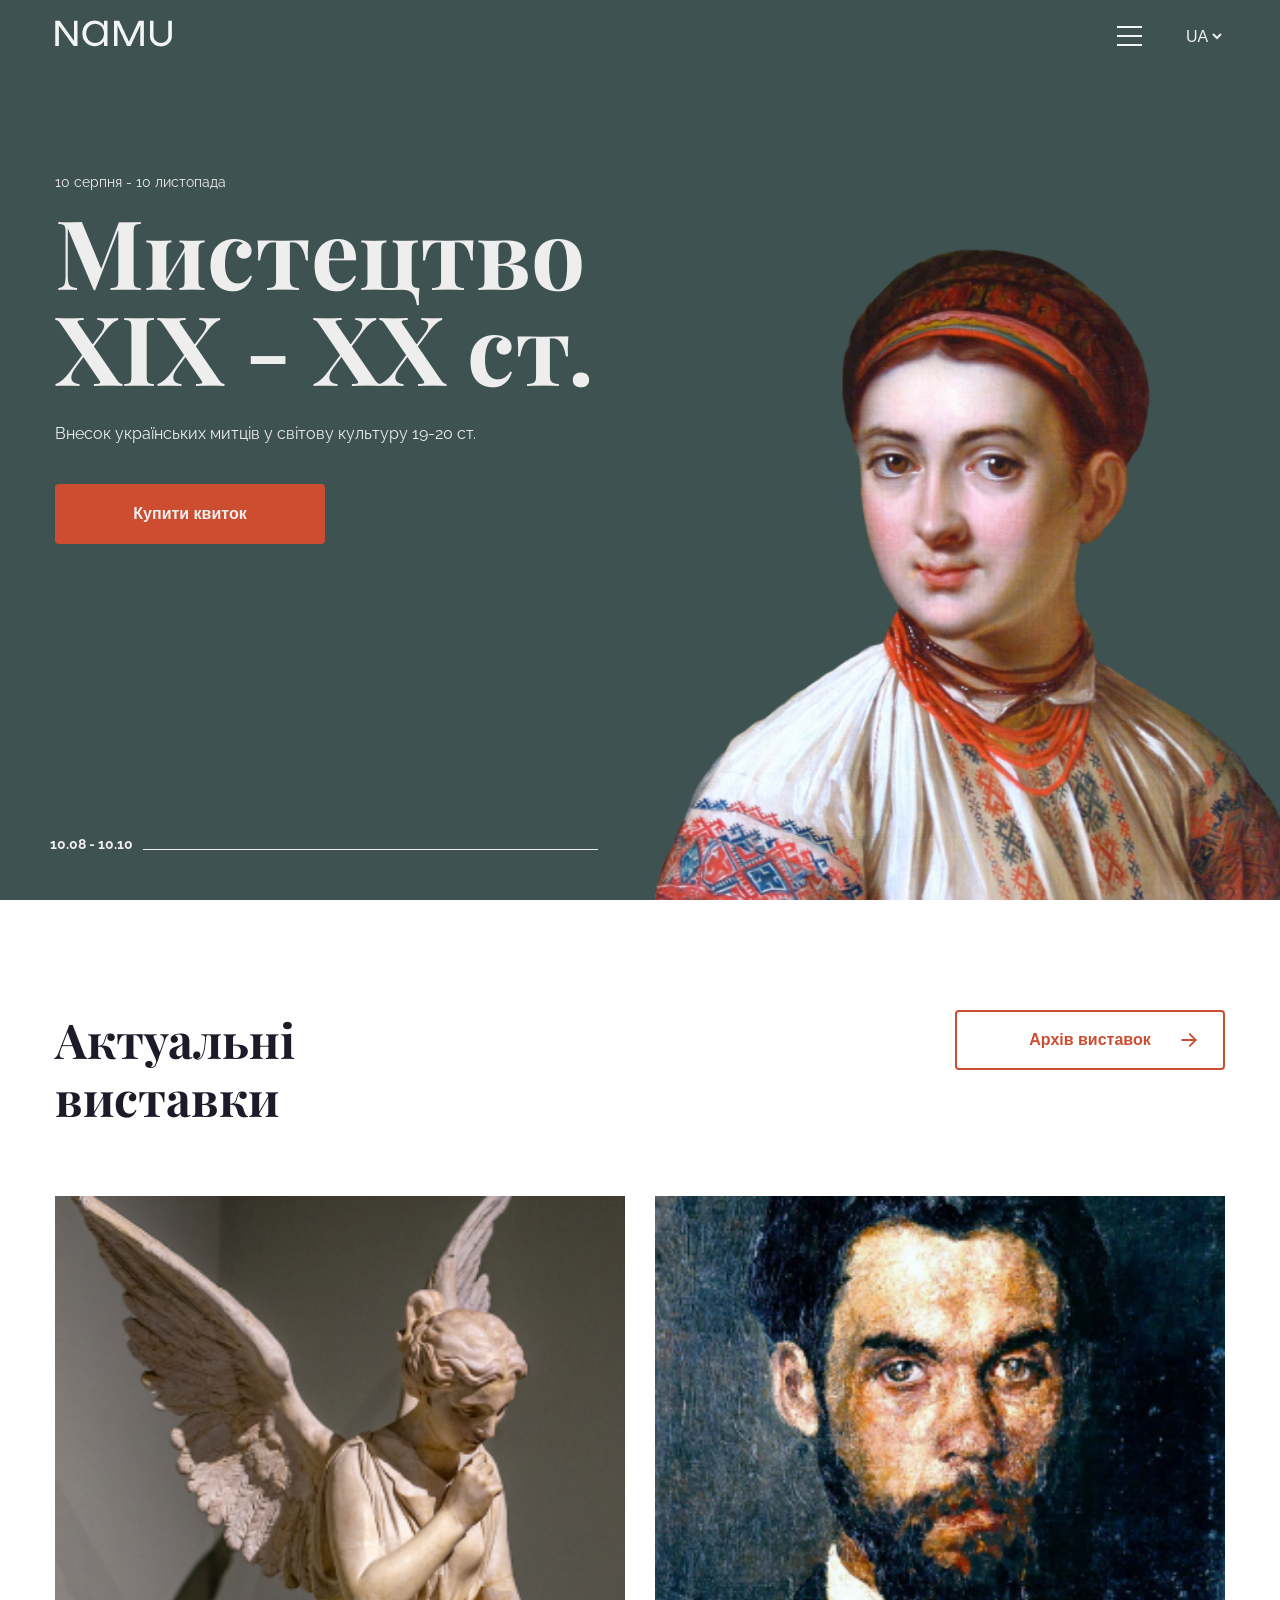
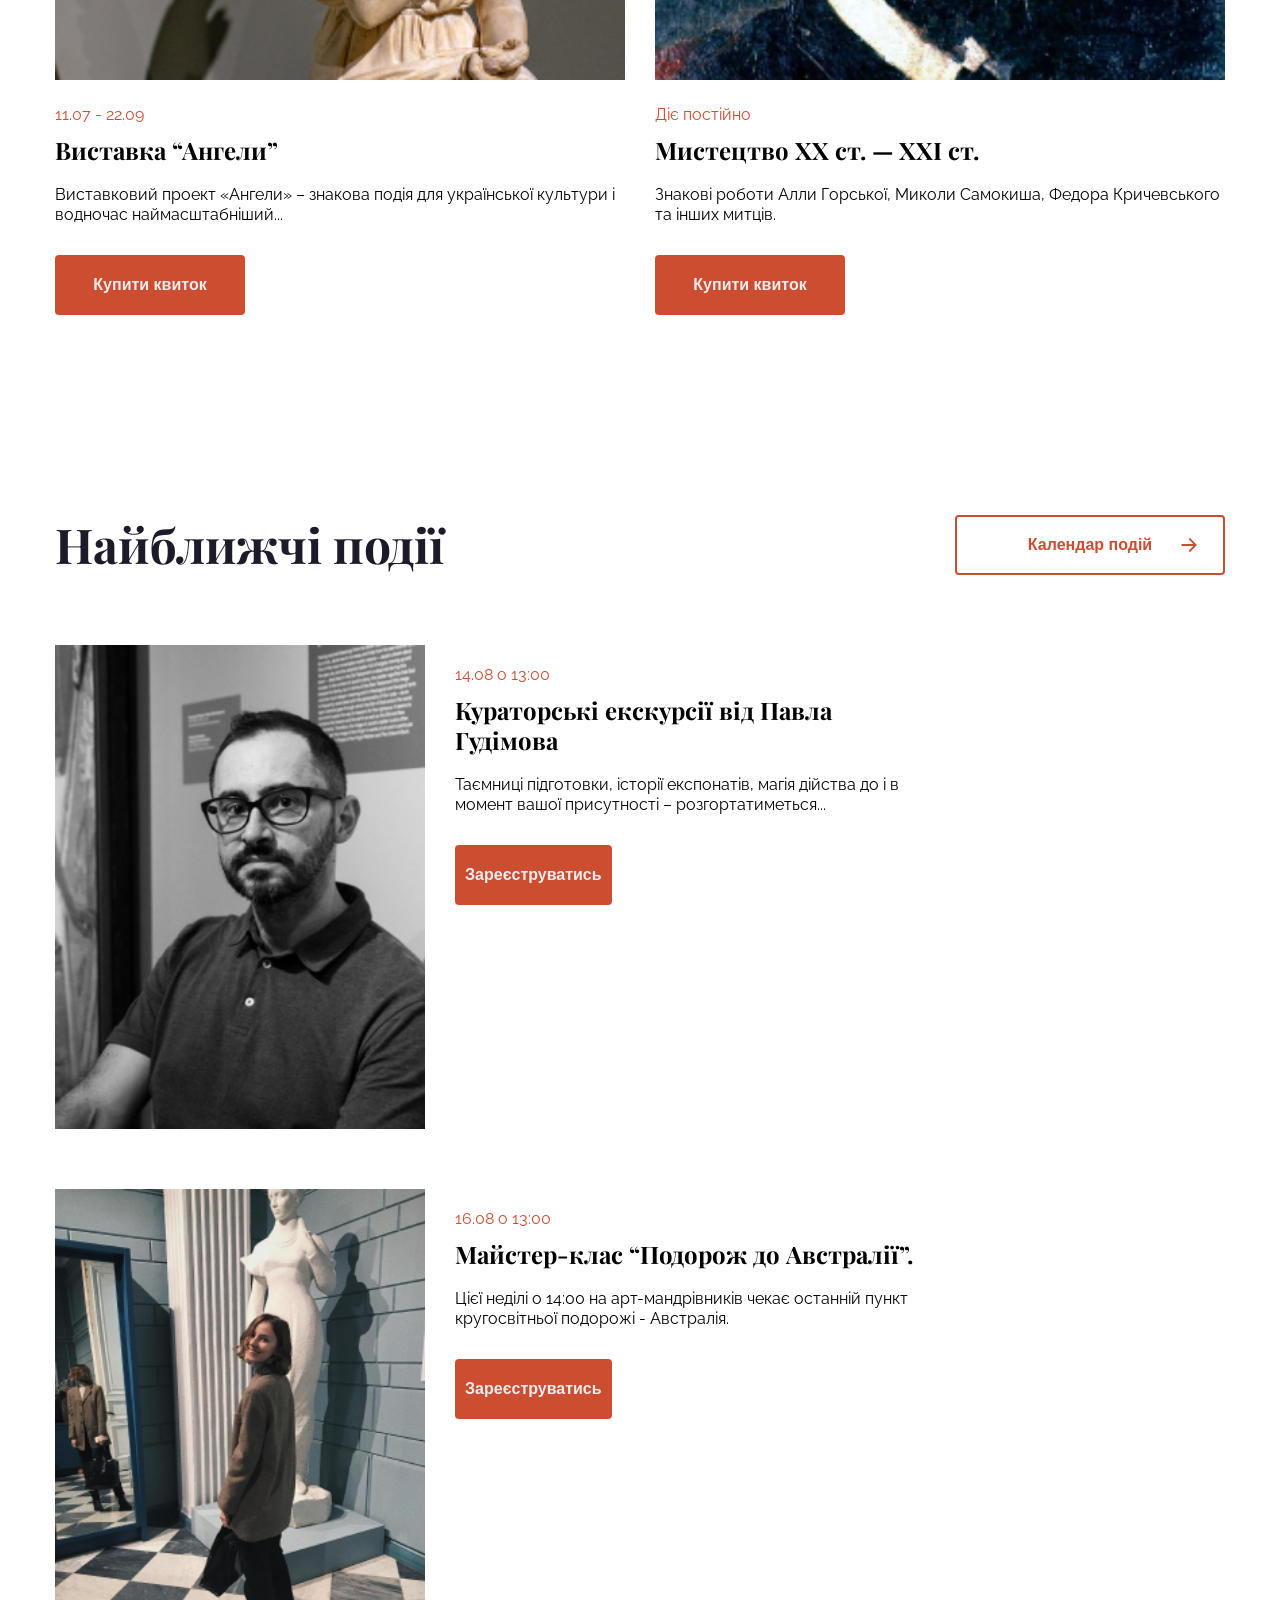
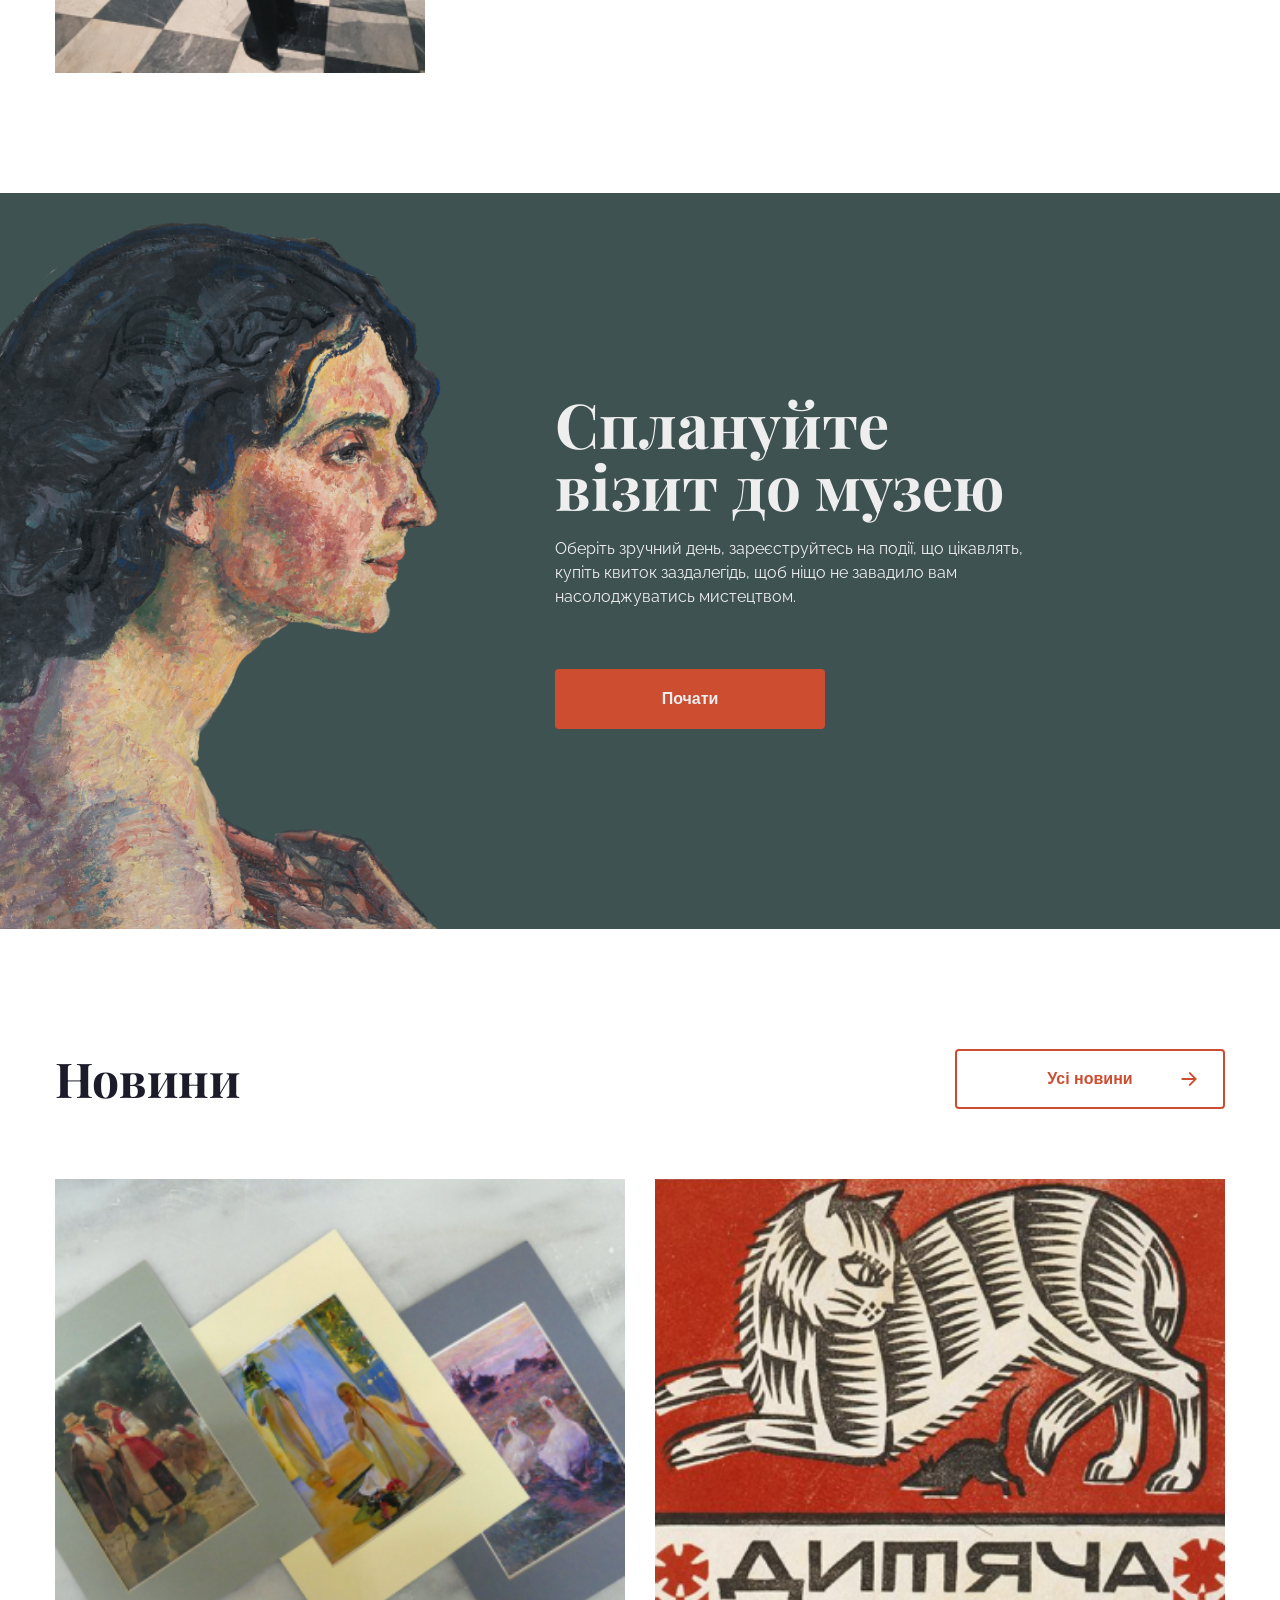
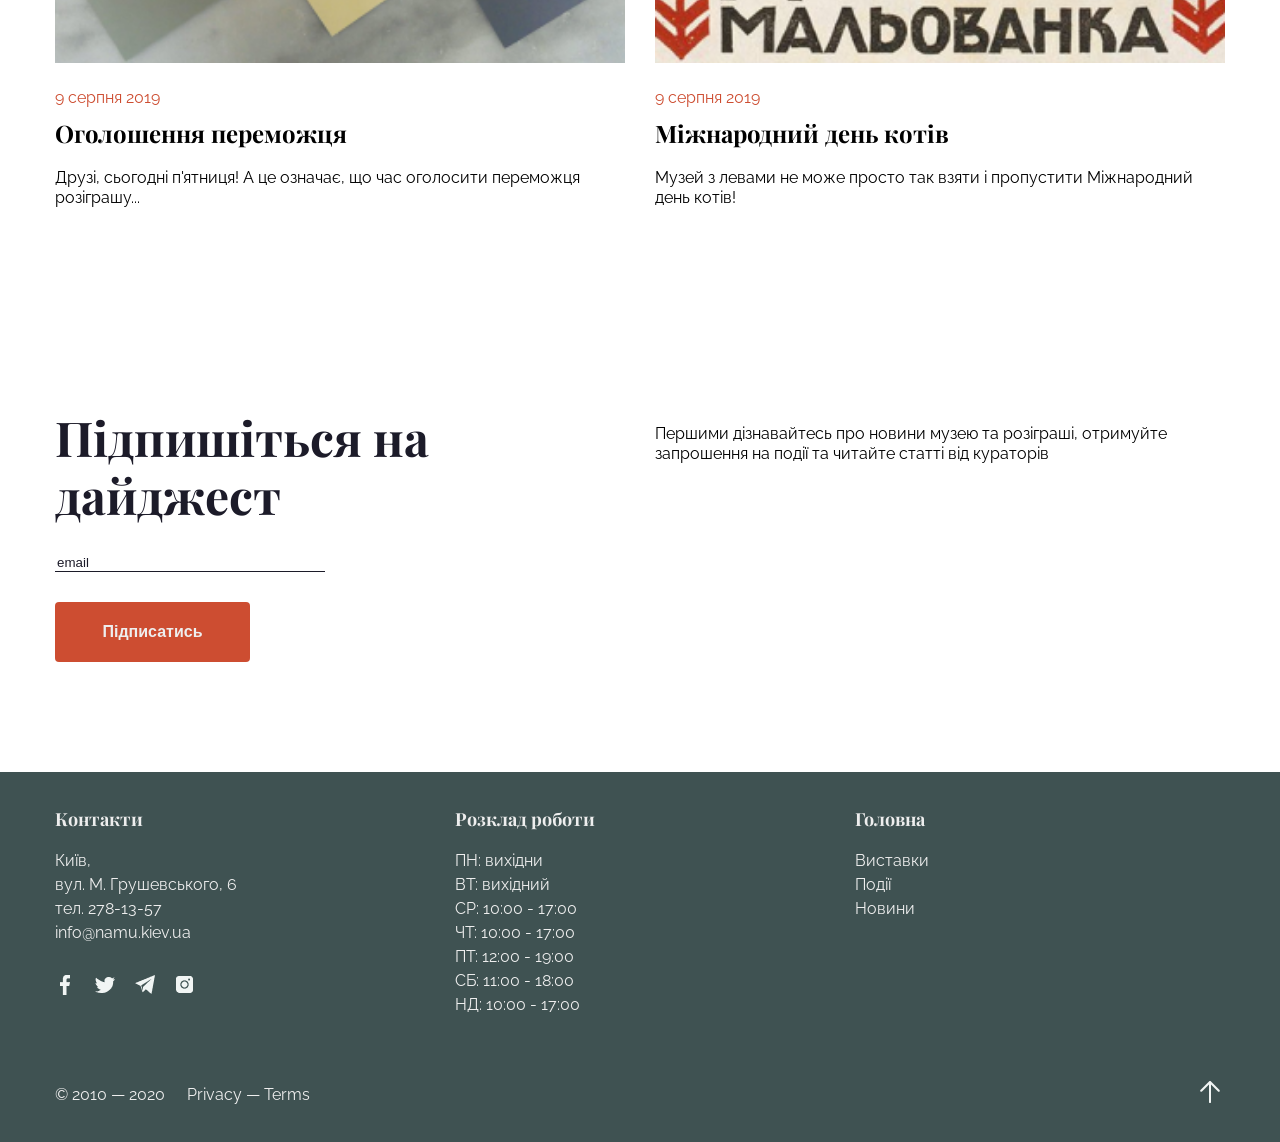
<file: index.html>
<!DOCTYPE html><html lang="en" class="page"><head><meta charset="utf-8"><meta name="viewport" content="width=device-width, initial-scale=1.0"><title>Museum</title><link rel="icon" href="logo.eb72ae43.png"><link rel="preconnect" href="https://fonts.googleapis.com"><link rel="stylesheet" href="index.12547b39.css"></head><body class="page__body"> <header class="header"> <div class="header__content"> <div class="container"> <div class="top-bar"> <a href="#" class="top-bar__logo-link"> <img src="logo.eb72ae43.png" alt="namu logo" class="top-bar__logo-img"> </a> <div class="top-bar__icons"> <a href="#menu" class="icon icon--menu"></a> <select class="top-bar__lang"> <option class="top-bar__lang--hidden">UA</option> <option class="top-bar__lang--hidden">EN</option> </select> </div> </div> <div class="description"> <div class="description__wrapper"> <div class="description__schedule"> 10 серпня - 10 листопада </div> <h1 class="description__title"> Мистецтво ХІХ - ХХ ст. </h1> <div class="description__sub-title"> Внесок українських митців у світову культуру 19-20 ст. </div> <div class="description__btn-wrapper"> <button class="btn description__btn">Купити квиток</button> </div> <div class="description__bottom"> <p class="description__time">10.08 - 10.10</p> <div class="description__line"></div> </div> </div> </div> </div> </div> </header> <aside class="menu page__menu" id="menu"> <div class="container"> <div class="menu__top top-bar"> <a href="#" class="top-bar__logo-link"> <img src="logo.eb72ae43.png" alt="namu logo" class="top-bar__logo-img"> </a> <div class="top-bar__icons top-bar__icons--menu"> <select class="top-bar__lang top-bar__lang--menu"> <option class="top-bar__lang--hidden">UA</option> <option class="top-bar__lang--hidden">EN</option> </select> <a href="#" class="icon icon--close"></a> <select class="top-bar__lang"> <option class="top-bar__lang--hidden">UA</option> <option class="top-bar__lang--hidden">EN</option> </select> </div> </div> <div class="menu__bottom"> <div class="menu__order"> <div class="menu__info-wrapper"> <div class="menu__schedule"> <p class="menu__info">Розклад сьогодні:</p> <p class="menu__info menu__info--weigth">12:00 - 19:00</p> </div> <div class="menu__adress"> <p class="menu__info">Адреса:</p> <a href="https://www.google.com/maps/place/%D1%83%D0%BB.+%D0%9C%D0%B8%D1%85%D0%B0%D0%B8%D0%BB%D0%B0+%D0%93%D1%80%D1%83%D1%88%D0%B5%D0%B2%D1%81%D0%BA%D0%BE%D0%B3%D0%BE,+6,+%D0%9A%D0%B8%D0%B5%D0%B2,+02000/@50.4494397,30.5281844,17z/data=!3m1!4b1!4m6!3m5!1s0x40d4ce524453048d:0x49a2895b6cb43e10!8m2!3d50.4494397!4d30.5307593!16s%2Fg%2F1tj901fm?entry=ttu" target="_blank" class="menu__info menu__info--link menu__info--weigth"> Київ, вул. М. Грушевського, 6 </a> </div> </div> <div class="menu__events"> <p class="menu__event"> <a href="#exhibition" class="menu__link">Актуальні виставки</a> </p> <p class="menu__event"> <a href="#events" class="menu__link">Найближчі події</a> </p> <p class="menu__event"> <a href="#news" class="menu__link">Новини</a> </p> </div> <div class="menu__btn-wrapper"> <button class="btn menu__btn">Купити квиток</button> </div> </div> </div> </div> </aside> <main class="main" id="main"> <div class="main__content"> <div class="container"> <section class="exhibition" id="exhibition"> <div class="card"> <h2 class="card__title section-title">Актуальні виставки</h2> <button class="btn btn--secondary card__btn"> Архів виставок </button> </div> <div class="exhibition__wrapper"> <div class="exhibition__angel"> <img class="card__img" src="image%201-sm.9bca0f15.png" alt="Виставка “Ангели”"> <div class="card__content"> <p class="card__date">11.07 - 22.09</p> <h3 class="card__name"> Виставка “Ангели” </h3> <p class="card__description"> Виставковий проект «Ангели» – знакова подія для української культури і водночас наймасштабніший... </p> <div class="card-btn-wrapper"> <button class="btn card-btn"> Купити квиток </button> </div> </div> </div> <div class="exhibition__ХХ-XXI"> <img class="card__img" src="image%202-sm.5d1c9f88.png" alt="Знакові роботи Алли Горської,
                  Миколи Самокиша та інших митців"> <div class="card__content"> <p class="card__date">Діє постійно</p> <h3 class="card__name"> Мистецтво ХХ ст. — XXI ст. </h3> <p class="card__description"> Знакові роботи Алли Горської, Миколи Самокиша, Федора Кричевського та інших митців. </p> <div class="card-btn-wrapper"> <button class="btn card-btn"> Купити квиток </button> </div> </div> </div> </div> <button class="btn btn--secondary btn--secondary--sm card__btn"> Архів виставок </button> </section> <section class="events" id="events"> <div class="card"> <h2 class="card__title section-title">Найближчі події</h2> <button class="btn btn--secondary card__btn"> Календар подій </button> </div> <div class="events__wrapper"> <div class="events__excursion"> <img class="card__img events__img" src="img_03-sm.97fe413e.png" alt="Кураторські екскурсії від Павла Гудімова "> <div class="card__content events__content"> <p class="card__date">14.08 о 13:00</p> <h3 class="card__name"> Кураторські екскурсії від Павла Гудімова </h3> <p class="card__description"> Таємниці підготовки, історії експонатів, магія дійства до і в момент вашої присутності – розгортатиметься... </p> <div class="card-btn-wrapper"> <button class="btn card-btn"> Зареєструватись </button> </div> </div> </div> <div class="events__master-class"> <img class="card__img events__img" src="img_04-sm.fbedc8d8.png" alt="Майстер-клас “Подорож до Австралії”"> <div class="card__content events__content"> <p class="card__date">16.08 о 13:00</p> <h3 class="card__name"> Майстер-клас “Подорож до Австралії”. </h3> <p class="card__description"> Цієї неділі о 14:00 на арт-мандрівників чекає останній пункт кругосвітньої подорожі - Австралія. </p> <div class="card-btn-wrapper"> <button class="btn card-btn"> Зареєструватись </button> </div> </div> </div> </div> <button class="btn btn--secondary btn--secondary--sm card__btn"> Календар подій </button> </section> </div> <section class="planing-visit" id="planing-visit"> <div class="container"> <div class="planing-visit__content"> <h2 class="planing-visit__title section-title"> Сплануйте візит до музею </h2> <p class="planing-visit__text"> Оберіть зручний день, зареєструйтесь на події, що цікавлять, купіть квиток заздалегідь, щоб ніщо не завадило вам насолоджуватись мистецтвом. </p> <button class="btn planing-visit__btn">Почати</button> </div> </div> </section> <div class="container"> <section class="news" id="news"> <div class="card"> <h2 class="card__title section-title">Новини</h2> <button class="btn btn--secondary card__btn"> Усі новини </button> </div> <div class="news__wrapper"> <div class="news__winner"> <img class="card__img" src="img_08.bb6d8b19.png" alt=" Оголошення переможця"> <div class="card__content"> <p class="card__date">9 серпня 2019</p> <h3 class="card__name"> Оголошення переможця </h3> <p class="card__description"> Друзі, сьогодні п'ятниця! А це означає, що час оголосити переможця розіграшу... </p> </div> </div> <div class="news__cats-day"> <img class="card__img" src="img_09.a6e740e4.png" alt="Міжнародний день котів"> <div class="card__content"> <p class="card__date">9 серпня 2019</p> <h3 class="card__name"> Міжнародний день котів </h3> <p class="card__description"> Музей з левами не може просто так взяти і пропустити Міжнародний день котів! </p> </div> </div> </div> <button class="btn btn--secondary btn--secondary--sm card__btn"> Архів виставок </button> </section> <section class="form"> <h2 class="form__title section-title"> Підпишіться на дайджест </h2> <p class="form__content"> Першими дізнавайтесь про новини музею та розіграші, отримуйте запрошення на події та читайте статті від кураторів </p> <form class="form__form" onsubmit="this.reset(); return false;"> <label for="email"></label> <input type="email" id="email" class="form__input" placeholder="email" action="#"> <button type="submit" class="btn form__btn"> Підписатись </button> </form> </section> </div> </div> </main> <footer class="footer"> <div class="container"> <div class="footer__content"> <div class="footer__contacts"> <div class="footer__adress"> <h3 class="footer__title">Контакти</h3> <ul class="footer__nav-list"> <li> <a class="footer__nav-item footer__nav-link" href="https://www.google.com/maps/place/%D1%83%D0%BB.+%D0%9C%D0%B8%D1%85%D0%B0%D0%B8%D0%BB%D0%B0+%D0%93%D1%80%D1%83%D1%88%D0%B5%D0%B2%D1%81%D0%BA%D0%BE%D0%B3%D0%BE,+6,+%D0%9A%D0%B8%D0%B5%D0%B2,+02000/@50.4494397,30.5281844,17z/data=!3m1!4b1!4m6!3m5!1s0x40d4ce524453048d:0x49a2895b6cb43e10!8m2!3d50.4494397!4d30.5307593!16s%2Fg%2F1tj901fm?entry=ttu" target="_blank"> Київ,<br> вул. М. Грушевського, 6 </a> </li> <li> <a class="footer__nav-item footer__nav-link" href="tel:0442781357"> тел. 278-13-57 </a> </li> <li> <a class="footer__nav-item footer__nav-link" href="email:info@namu.kiev.ua"> info@namu.kiev.ua </a> </li> </ul> </div> <div class="footer__social-media"> <a href="https://www.facebook.com/namu.museum/?locale=ru_RU" target="_blank" class="footer__icon"> <img class="footer__icon-img" src="facebook.2f3c014a.png" alt="facebook icon"> </a> <a href="https://twitter.com/NAMU_120" target="_blank" class="footer__icon"> <img class="footer__icon-img" src="twitter.e2058774.png" alt="twitter icon"> </a> <a href="https://t.me/s/namu_museum120" target="_blank" class="footer__icon"> <img class="footer__icon-img" src="telegram.91f3ce6a.png" alt="telegram icon"> </a> <a href="https://www.instagram.com/namu.museum/" target="_blank" class="footer__icon"> <img class="footer__icon-img" src="instagram.246ac2e0.png" alt="instagram icon"> </a> </div> </div> <div class="footer__schedule"> <h3 class="footer__title">Розклад роботи</h3> <ul class="footer__working-time"> <li class="footer__nav-item">ПН: вихідни</li> <li class="footer__nav-item">ВТ: вихідний</li> <li class="footer__nav-item">СР: 10:00 - 17:00</li> <li class="footer__nav-item">ЧТ: 10:00 - 17:00</li> <li class="footer__nav-item">ПТ: 12:00 - 19:00</li> <li class="footer__nav-item">СБ: 11:00 - 18:00</li> <li class="footer__nav-item">НД: 10:00 - 17:00</li> </ul> </div> <div class="footer__nav"> <h3 class="footer__title">Головна</h3> <ul class="footer__nav-list"> <li> <a href="#exhibition" class="footer__nav-item footer__nav-link"> Виставки </a> </li> <li> <a href="#events" class="footer__nav-item footer__nav-link"> Події </a> </li> <li> <a href="#nevs" class="footer__nav-item footer__nav-link"> Новини </a> </li> </ul> </div> </div> <div class="footer__bottom"> <div class="footer__copyrigth"> <p class="footer__copyrigth-item">© 2010 — 2020</p> <p class="footer__copyrigth-item">Privacy — Terms</p> </div> <a href="#" class="footer__scloll-up"> <img class="footer__scloll-up-img" src="scroll%20up.7feb73ab.png" alt="scroll up"> </a> </div> </div> </footer> <script src="index.cabb280d.js"></script> </body></html>
</file>
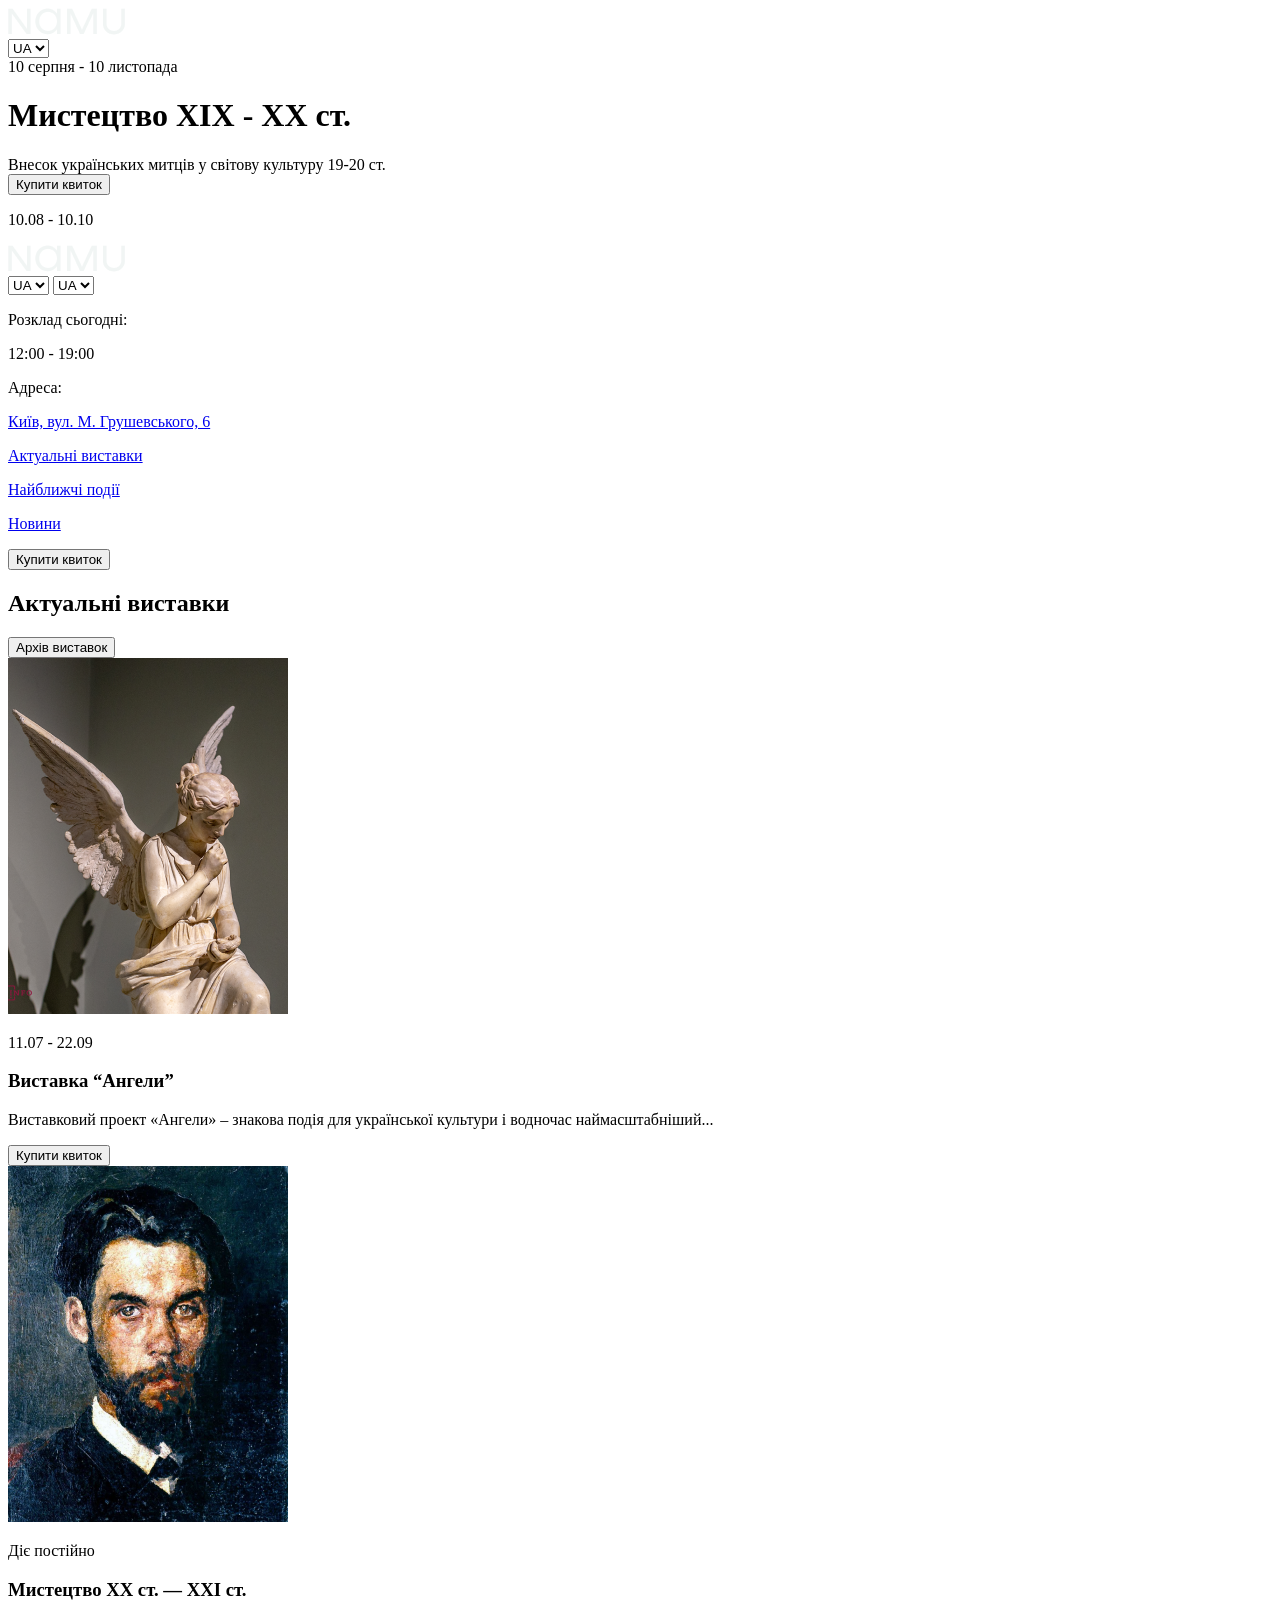
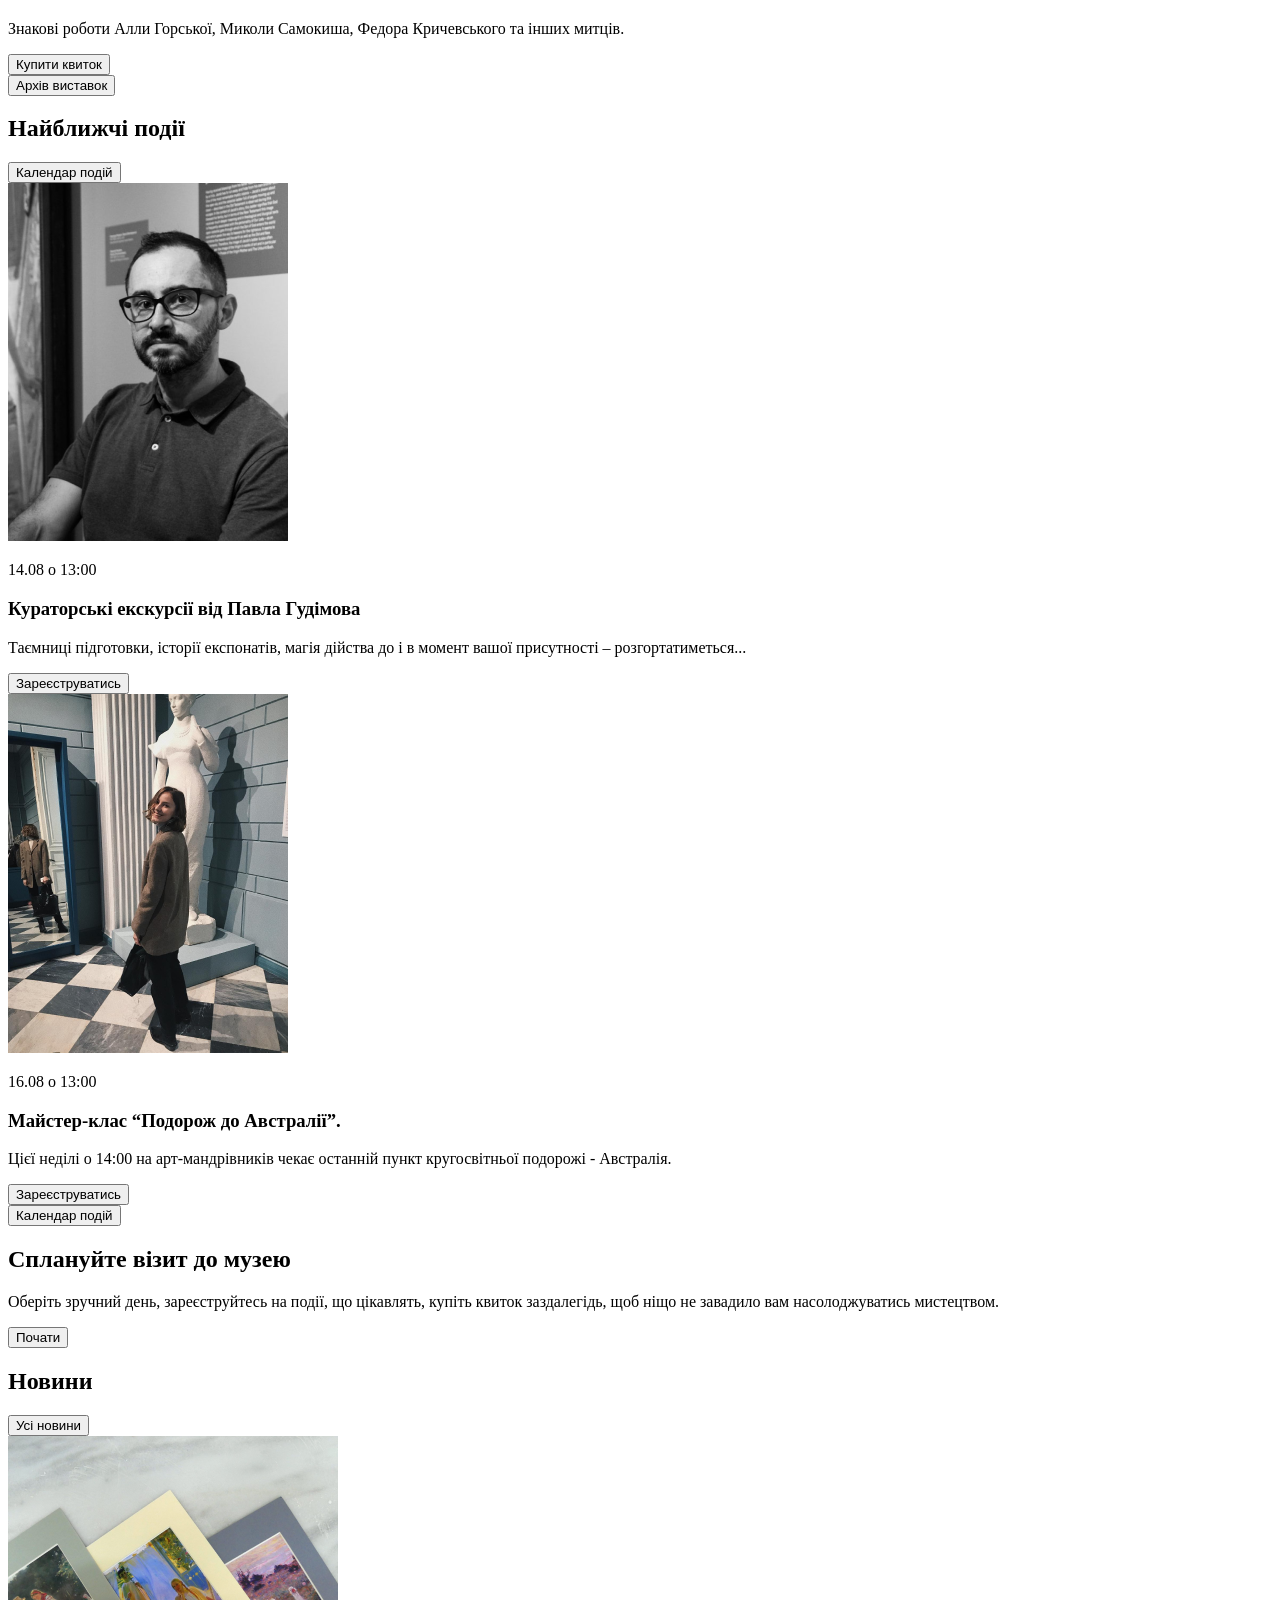
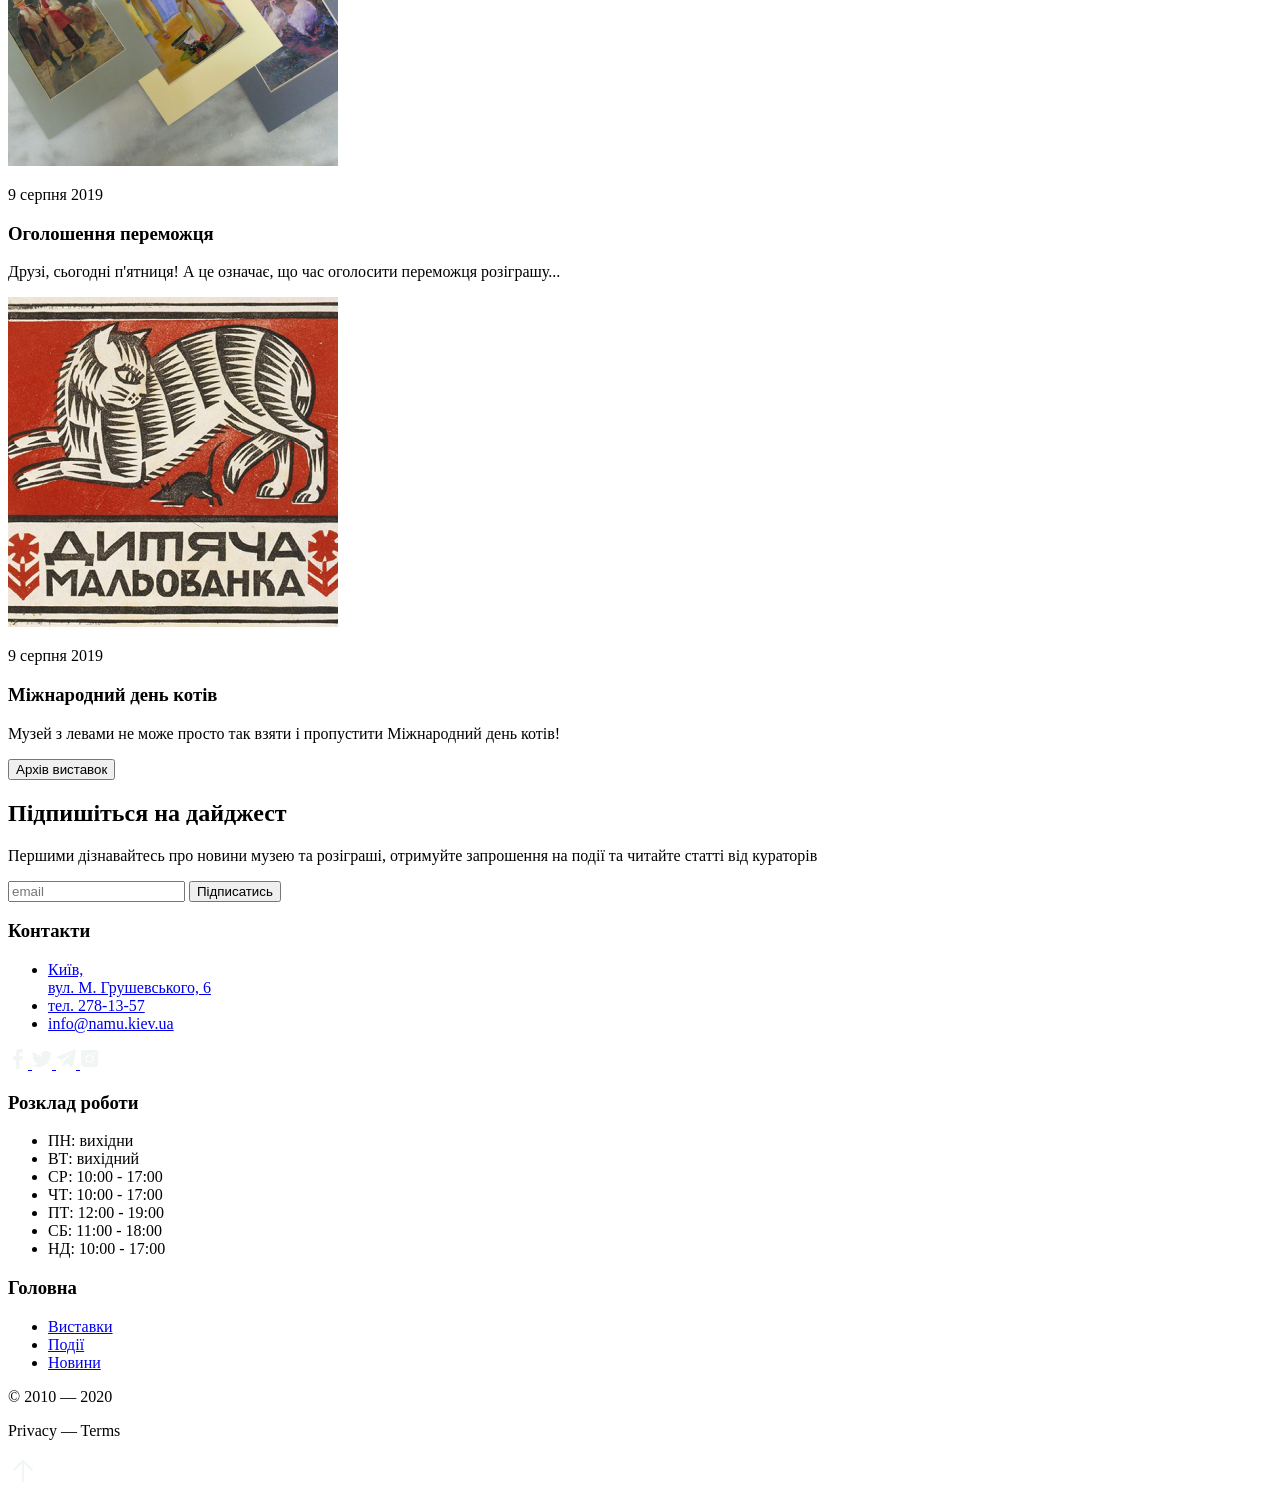
<file: src/index.html>
<!DOCTYPE html>
<html lang="en" class="page">
  <head>
    <meta charset="UTF-8">
    <meta name="viewport" content="width=device-width, initial-scale=1.0">
    <title>Museum</title>
    <link rel="icon" href="./images/logo.png">
    <link rel="preconnect" href="https://fonts.googleapis.com">
    <link rel="stylesheet" href="./main.scss">
  </head>
  <body class="page__body">
    <header class="header">
      <div class="header__content">
        <div class="container">
          <div class="top-bar">
            <a href="#" class="top-bar__logo-link">
              <img
                src="./images/logo.png"
                alt="namu logo"
                class="top-bar__logo-img"
                >
            </a>

            <div class="top-bar__icons">
              <a href="#menu" class="icon icon--menu"></a>

              <select class="top-bar__lang">
                <option class="top-bar__lang--hidden">UA</option>
                <option class="top-bar__lang--hidden">EN</option>
              </select>
            </div>
          </div>

          <div class="description">
            <div class="description__wrapper">
              <div class="description__schedule">
                10 серпня - 10 листопада
              </div>

              <h1 class="description__title">
                Мистецтво ХІХ - ХХ ст.
              </h1>

              <div class="description__sub-title">
                Внесок українських митців у світову культуру 19-20 ст.
              </div>

              <div class="description__btn-wrapper">
                <button class="btn description__btn">Купити квиток</button>
              </div>

              <div class="description__bottom">
                <p class="description__time">10.08 - 10.10</p>
                <div class="description__line"></div>
              </div>
            </div>
          </div>
        </div>
      </div>
    </header>

    <aside class="page__menu menu" id="menu">
      <div class="container">
        <div class="top-bar menu__top">
          <a href="#" class="top-bar__logo-link">
            <img
              src="./images/logo.png"
              alt="namu logo"
              class="top-bar__logo-img"
            >
          </a>

          <div class="top-bar__icons top-bar__icons--menu">
            <select class="top-bar__lang top-bar__lang--menu">
              <option class="top-bar__lang--hidden">UA</option>
              <option class="top-bar__lang--hidden">EN</option>
            </select>

            <a href="#" class="icon icon--close"></a>

            <select class="top-bar__lang">
              <option class="top-bar__lang--hidden">UA</option>
              <option class="top-bar__lang--hidden">EN</option>
            </select>
          </div>
        </div>

        <div class="menu__bottom">
          <div class="menu__order">
            <div class="menu__info-wrapper">
              <div class="menu__schedule">
                <p class="menu__info">Розклад сьогодні:</p>
                <p class="menu__info menu__info--weigth">12:00 - 19:00</p>
              </div>

              <div class="menu__adress">
                <p class="menu__info">Адреса:</p>

                <a
                  href="https://www.google.com/maps/place/%D1%83%D0%BB.+%D0%9C%D0%B8%D1%85%D0%B0%D0%B8%D0%BB%D0%B0+%D0%93%D1%80%D1%83%D1%88%D0%B5%D0%B2%D1%81%D0%BA%D0%BE%D0%B3%D0%BE,+6,+%D0%9A%D0%B8%D0%B5%D0%B2,+02000/@50.4494397,30.5281844,17z/data=!3m1!4b1!4m6!3m5!1s0x40d4ce524453048d:0x49a2895b6cb43e10!8m2!3d50.4494397!4d30.5307593!16s%2Fg%2F1tj901fm?entry=ttu"
                  target="_blank"
                  class="menu__info
                  menu__info--weigth
                  menu__info--link">
                  Київ, вул. М. Грушевського, 6
                </a>
              </div>
            </div>

            <div class="menu__events">
              <p class="menu__event">
                <a href="#exhibition" class="menu__link">Актуальні виставки</a>
              </p>

              <p class="menu__event">
                <a href="#events" class="menu__link">Найближчі події</a>
              </p>

              <p class="menu__event">
                <a href="#news" class="menu__link">Новини</a>
              </p>
            </div>

            <div class="menu__btn-wrapper">
              <button class="btn menu__btn">Купити квиток</button>
            </div>
          </div>
        </div>
      </div>
    </aside>

    <main class="main" id="main">
      <div class="main__content">
        <div class="container">
          <section class="exhibition" id="exhibition">
            <div class="card">
              <h2 class="section-title card__title">Актуальні виставки</h2>

              <button
                class="btn
                btn--secondary
                card__btn">
                Архів виставок
              </button>
            </div>

            <div class="exhibition__wrapper">
              <div class="exhibition__angel">
                <img
                  class="card__img"
                  src="./images/image 1-sm.png"
                  alt="Виставка “Ангели”"
                >

                <div class="card__content">
                  <p class="card__date">11.07 - 22.09</p>

                  <h3 class="card__name">
                    Виставка “Ангели”
                  </h3>

                  <p class="card__description">
                    Виставковий проект «Ангели» –
                    знакова подія для української культури
                    і водночас наймасштабніший...
                  </p>

                  <div class="card-btn-wrapper">
                    <button
                      class="btn
                      card-btn">
                      Купити квиток
                    </button>
                  </div>
                </div>
              </div>

              <div class="exhibition__ХХ-XXI">
                <img
                  class="card__img"
                  src="./images/image 2-sm.png"
                  alt="Знакові роботи Алли Горської,
                  Миколи Самокиша та інших митців"
                >

                <div class="card__content">
                  <p class="card__date">Діє постійно</p>

                  <h3 class="card__name ">
                    Мистецтво ХХ ст. — XXI ст.
                  </h3>

                  <p class="card__description">
                    Знакові роботи Алли Горської, Миколи Самокиша,
                    Федора Кричевського та інших митців.
                  </p>

                  <div class="card-btn-wrapper">
                    <button
                      class="btn
                      card-btn">
                      Купити квиток
                    </button>
                  </div>
                </div>
              </div>
            </div>

            <button
              class="btn
              btn--secondary
              btn--secondary--sm
              card__btn">
              Архів виставок
            </button>
          </section>

          <section class="events" id="events">
            <div class="card">
              <h2 class="section-title card__title">Найближчі події</h2>

              <button
                class="btn
                btn--secondary
                card__btn">
                Календар подій
              </button>
            </div>

            <div class="events__wrapper">
              <div class="events__excursion">
                <img
                  class="card__img events__img"
                  src="./images/img_03-sm.png"
                  alt="Кураторські екскурсії від Павла Гудімова "
                >

                <div class="card__content events__content">
                  <p class="card__date">14.08 о 13:00</p>

                  <h3 class="card__name">
                    Кураторські екскурсії від Павла Гудімова
                  </h3>

                  <p class="card__description">
                    Таємниці підготовки, історії експонатів,
                    магія дійства до і в момент вашої присутності
                    – розгортатиметься...
                  </p>

                  <div class="card-btn-wrapper">
                    <button
                      class="btn
                      card-btn">
                      Зареєструватись
                    </button>
                  </div>
                </div>
              </div>

              <div class="events__master-class">
                <img
                  class="card__img events__img"
                  src="./images/img_04-sm.png"
                  alt="Майстер-клас “Подорож до Австралії”"
                >

                <div class="card__content events__content">
                  <p class="card__date">16.08 о 13:00</p>

                  <h3 class="card__name">
                    Майстер-клас “Подорож до Австралії”.
                  </h3>

                  <p class="card__description">
                    Цієї неділі о 14:00 на арт-мандрівників
                    чекає останній пункт кругосвітньої подорожі
                    - Австралія.
                  </p>

                  <div class="card-btn-wrapper">
                    <button
                      class="btn
                      card-btn">
                      Зареєструватись
                    </button>
                  </div>
                </div>
              </div>
            </div>

            <button
              class="btn
              btn--secondary
              btn--secondary--sm
              card__btn">
              Календар подій
            </button>
          </section>
        </div>
        <section class="planing-visit" id="planing-visit">
          <div class="container">
            <div class="planing-visit__content">
              <h2 class="section-title planing-visit__title">
                Сплануйте візит до музею
              </h2>

              <p class="planing-visit__text">
                Оберіть зручний день, зареєструйтесь на події,
                що цікавлять, купіть квиток заздалегідь, щоб
                ніщо не завадило вам насолоджуватись мистецтвом.
              </p>

              <button class="btn planing-visit__btn">Почати</button>
            </div>
          </div>
        </section>

        <div class="container">
          <section class="news" id="news">
            <div class="card">
              <h2 class="section-title card__title">Новини</h2>

              <button
                class="btn
                btn--secondary
                card__btn">
                Усі новини
              </button>
            </div>

            <div class="news__wrapper">
              <div class="news__winner">
                <img
                  class="card__img"
                  src="./images/img_08.png"
                  alt=" Оголошення переможця"
                >

                <div class="card__content">
                  <p class="card__date">9 серпня 2019</p>

                  <h3 class="card__name">
                    Оголошення переможця
                  </h3>

                  <p class="card__description">
                    Друзі, сьогодні п'ятниця! А це означає,
                    що час оголосити переможця розіграшу...
                  </p>
                </div>
              </div>

              <div class="news__cats-day">
                <img
                  class="card__img"
                  src="./images/img_09.png"
                  alt="Міжнародний день котів"
                >

                <div class="card__content">
                  <p class="card__date">9 серпня 2019</p>

                  <h3 class="card__name">
                    Міжнародний день котів
                  </h3>

                  <p class="card__description">
                    Музей з левами не може просто так взяти і
                    пропустити Міжнародний день котів!
                  </p>
                </div>
              </div>
            </div>

            <button
              class="btn
              btn--secondary
              btn--secondary--sm
              card__btn">
              Архів виставок
            </button>
          </section>

          <section class="form">
            <h2 class="section-title
                form__title">
                Підпишіться на дайджест
            </h2>

            <p class="form__content">
              Першими дізнавайтесь про новини музею та розіграші,
              отримуйте запрошення на події та читайте статті від
              кураторів
            </p>

            <form
                class="form__form"
                onsubmit="this.reset(); return false;">
              <label for="email"></label>

              <input
                type="email"
                id="email"
                class="form__input"
                placeholder="email"
                action="#"
              >

              <button
                type="submit"
                class="btn form__btn">
                Підписатись
              </button>
            </form>

          </section>
        </div>
      </div>
    </main>

    <footer class="footer">
      <div class="container">
        <div class="footer__content">
          <div class="footer__contacts">

            <div class="footer__adress">
              <h3 class="footer__title">Контакти</h3>

              <ul class="footer__nav-list">
                <li>
                  <a class="footer__nav-item footer__nav-link"
                    href="https://www.google.com/maps/place/%D1%83%D0%BB.+%D0%9C%D0%B8%D1%85%D0%B0%D0%B8%D0%BB%D0%B0+%D0%93%D1%80%D1%83%D1%88%D0%B5%D0%B2%D1%81%D0%BA%D0%BE%D0%B3%D0%BE,+6,+%D0%9A%D0%B8%D0%B5%D0%B2,+02000/@50.4494397,30.5281844,17z/data=!3m1!4b1!4m6!3m5!1s0x40d4ce524453048d:0x49a2895b6cb43e10!8m2!3d50.4494397!4d30.5307593!16s%2Fg%2F1tj901fm?entry=ttu"
                    target="_blank">
                    Київ,</br>
                    вул. М. Грушевського, 6
                  </a>
                </li>

                <li>
                  <a class="footer__nav-item footer__nav-link"
                    href="tel:0442781357">
                    тел. 278-13-57
                  </a>
                </li>

                <li>
                  <a class="footer__nav-item footer__nav-link"
                    href="email:info@namu.kiev.ua">
                    info@namu.kiev.ua
                  </a>
                </li>
              </ul>
            </div>

            <div class="footer__social-media">
              <a href="https://www.facebook.com/namu.museum/?locale=ru_RU"
                 target="_blank"
                 class="footer__icon">

                <img
                  class="footer__icon-img"
                  src="./images/icons/facebook.png"
                  alt="facebook icon">
              </a>

              <a href="https://twitter.com/NAMU_120"
                 target="_blank"
                 class="footer__icon">

                <img
                  class="footer__icon-img"
                  src="./images/icons/twitter.png"
                  alt="twitter icon">
              </a>

              <a href="https://t.me/s/namu_museum120"
                 target="_blank"
                 class="footer__icon">

                <img
                  class="footer__icon-img"
                  src="./images/icons/telegram.png"
                  alt="telegram icon">
              </a>

              <a href="https://www.instagram.com/namu.museum/"
                 target="_blank"
                 class="footer__icon">

                <img
                  class="footer__icon-img"
                  src="./images/icons/instagram.png"
                  alt="instagram icon">
              </a>
            </div>
          </div>

          <div class="footer__schedule">
            <h3 class="footer__title">Розклад роботи</h3>

            <ul class="footer__working-time">
              <li class="footer__nav-item">ПН: вихідни</li>
              <li class="footer__nav-item">ВТ: вихідний</li>
              <li class="footer__nav-item">СР: 10:00 - 17:00</li>
              <li class="footer__nav-item">ЧТ: 10:00 - 17:00</li>
              <li class="footer__nav-item">ПТ: 12:00 - 19:00</li>
              <li class="footer__nav-item">СБ: 11:00 - 18:00</li>
              <li class="footer__nav-item">НД: 10:00 - 17:00</li>
            </ul>
          </div>

          <div class="footer__nav">
            <h3 class="footer__title">Головна</h3>

            <ul class="footer__nav-list">
              <li>
                <a href="#exhibition"
                   class="footer__nav-item
                   footer__nav-link">
                   Виставки
                </a>
              </li>

              <li>
                <a href="#events"
                    class="footer__nav-item
                    footer__nav-link">
                    Події
                </a>
              </li>

              <li>
                <a href="#nevs"
                   class="footer__nav-item
                   footer__nav-link">
                   Новини
                </a>
              </li>
            </ul>
          </div>
        </div>

        <div class="footer__bottom">
          <div class="footer__copyrigth">
            <p class="footer__copyrigth-item">© 2010 — 2020</p>
            <p class="footer__copyrigth-item">Privacy — Terms</p>
          </div>

          <a href="#" class="footer__scloll-up">
            <img
              class="footer__scloll-up-img"
              src="./images/icons/scroll up.png"
              alt="scroll up"
            >
          </a>
        </div>
      </div>
    </footer>
    <script type="text/javascript" src="scripts/main.js"></script>
  </body>
</html>
</file>
<file: index.12547b39.css>
@import "https://fonts.googleapis.com/css2?family=Raleway:wght@400;600&display=swap";@import "https://fonts.googleapis.com/css2?family=Playfair+Display:wght@700&display=swap";.container{padding-left:20px;padding-right:20px}@media (min-width:768px){.container{padding-left:39px;padding-right:39px}}@media (min-width:1280px){.container{margin-left:auto;margin-right:auto;padding-left:55px;padding-right:55px}}.btn{color:#eee;cursor:pointer;background-color:#cd4d31;border:2px solid transparent;border-radius:4px;height:60px;font-size:16px;font-weight:600;line-height:16px;transition:transform .5s}.btn:hover{transform:scale(1.05)}.btn--secondary{color:#cd4d31;background-color:#fff;background-image:url(arrow.247cf5c4.png);background-position:right 24px center;background-repeat:no-repeat;background-size:20px;border:2px solid #cd4d31;outline:none;-ms-flex-align:center;align-items:center;display:none}@media (min-width:768px){.btn--secondary{display:grid}}.btn--secondary:hover{background-image:url(arrow-hover.92f7ea06.png)}.btn--secondary--sm{width:100%;margin-top:30px;display:block}@media (min-width:768px){.btn--secondary--sm{display:none}}.exhibition{margin-bottom:120px}@media (min-width:768px){.exhibition{margin-bottom:160px}}@media (min-width:1280px){.exhibition{margin-bottom:200px}}.exhibition__wrapper{--columns:2;grid-template-columns:repeat(var(--columns),1fr);gap:60px 20px;display:grid}@media (min-width:768px){.exhibition__wrapper{--columns:6;column-gap:30px}}@media (min-width:1280px){.exhibition__wrapper{--columns:12}}.exhibition__angel{grid-column:1/-1}@media (min-width:768px){.exhibition__angel{grid-column:1/4}}@media (min-width:1280px){.exhibition__angel{grid-column:1/7}}.exhibition__ХХ-XXI{grid-column:1/-1}@media (min-width:768px){.exhibition__ХХ-XXI{grid-column:4/7}}@media (min-width:1280px){.exhibition__ХХ-XXI{grid-column:7/13}}.header{background-color:#3f5252;background-image:url(header-bg-sm.6a8c4120.png);background-position:50% bottom 0;background-repeat:no-repeat;background-size:35vh}@media (min-width:768px){.header{background-size:50vh}}@media (min-width:1024px){.header{background-position:right 0 bottom 0;background-size:60vh}}@media (min-width:1280px){.header{background-size:625px}}.header__content{color:#eee;-ms-flex-direction:column;flex-direction:column;height:100vh;display:-ms-flexbox;display:flex;position:relative}.description{--columns:2;grid-template-columns:repeat(var(--columns),1fr);column-gap:20px;margin:50px 0 0;display:grid}@media (min-width:768px){.description{--columns:6;column-gap:30px}}@media (min-width:1280px){.description{--columns:12}}@media (min-width:768px){.description{margin-top:100px}}.description__wrapper{grid-column:1/-1}@media (min-width:768px){.description__wrapper{grid-column:1/6}}@media (min-width:1280px){.description__wrapper{grid-column:1/7}}.description__schedule{font-size:14px}.description__title{margin:10px 0 0;font-family:Playfair Display,serif;font-size:48px;font-weight:700;line-height:48px}@media (min-width:768px){.description__title{font-size:72px;line-height:72px}}@media (min-width:1280px){.description__title{font-size:96px;line-height:96px}}.description__sub-title{margin:30px 0 0}.description__btn-wrapper{grid-template-columns:repeat(2,1fr);column-gap:20px;display:grid}@media (min-width:768px){.description__btn-wrapper{grid-template-columns:repeat(6,1fr);column-gap:30px}}.description__btn{grid-column:1/-1;margin:40px 0 0}@media (min-width:768px){.description__btn{grid-column:1/4}}.description__bottom{display:none}@media (min-width:1280px){.description__bottom{grid-column:1/7;grid-template-columns:repeat(7,1fr);column-gap:10px;display:grid;position:absolute;bottom:50px;left:50px}}.description__time{grid-column:span 1;margin-bottom:-3px;padding:0;font-size:14px;font-weight:700;line-height:17px}.description__line{border-bottom:1px solid #eee;grid-column:2/7}.icon{cursor:pointer;background-position:50%;background-size:cover;width:25px;height:20px;transition:transform .5s;display:block}.icon:hover{transform:scale(1.1)}.icon--menu{background-image:url(icon-menu-sm.60fa6056.png)}.icon--close{background-image:url(icon-close-sm.d62757bc.png)}.icon--hidden{display:none}@media (min-width:768px){.icon--hidden{display:block}}.main__content{padding-top:90px;padding-bottom:90px;display:grid}@media (min-width:768px){.main__content{padding-top:100px;padding-bottom:100px}}@media (min-width:1280px){.main__content{padding-top:110px;padding-bottom:110px}}.menu{color:#eee;background-color:#3f5252;height:100vh;overflow:hidden}@media (min-width:768px){.menu{background-image:url(img_menu-sm.b2c9fc46.png);background-position:50% bottom 0;background-repeat:no-repeat;background-size:45vh}}@media (min-width:1024px){.menu{background-position:right 0 bottom 0;background-size:55vh}}@media (min-width:1280px){.menu{background-size:600px}}.menu__bottom{--columns:2;grid-template-columns:repeat(var(--columns),1fr);column-gap:20px;height:100vh;display:grid}@media (min-width:768px){.menu__bottom{--columns:6;column-gap:30px}}@media (min-width:1280px){.menu__bottom{--columns:12}}.menu__order{grid-column:1/-1}@media (min-width:1024px){.menu__order{grid-column:1/5}}@media (min-width:1280px){.menu__order{grid-column:1/7}}.menu__info-wrapper{grid-template-rows:auto auto;gap:20px;margin-top:10px;display:grid}@media (min-width:768px){.menu__info-wrapper{grid-template-rows:1px;margin-top:0;padding:40px 0}}.menu__schedule{grid-row:1;margin:0}@media (min-width:768px){.menu__schedule{grid-area:1/1/2/3}}.menu__adress{grid-row:2;margin:0}@media (min-width:768px){.menu__adress{grid-area:1/3/2/6}}.menu__info{color:#eee;margin:0;text-decoration:none}.menu__info--weigth{font-weight:600}.menu__info--link:hover{color:#cfcfd5}.menu__events{border-bottom:1px solid #eee;padding:40px 0}@media (min-width:1280px){.menu__events{padding-top:70px;padding-bottom:60px}}.menu__event{margin:0}.menu__event:not(:last-child){margin-bottom:20px}@media (min-width:1280px){.menu__event:not(:last-child){margin-bottom:60px}}.menu__link{color:#eee;font-family:Playfair Display,serif;font-size:20px;font-weight:700;line-height:30px;text-decoration:none}.menu__link:hover{color:#cfcfd5}@media (min-width:768px){.menu__link{font-size:48px;line-height:58px}}.menu__btn-wrapper{grid-template-columns:repeat(6,1fr);column-gap:30px;margin-top:40px;display:grid}.menu__btn{grid-column:1/-1}@media (min-width:768px){.menu__btn{grid-column:1/4}}.page{text-align:left;scroll-behavior:smooth;font-family:Raleway,sans-serif;font-size:16px;font-weight:400;line-height:20px}.page__body{min-width:325px;height:100%;margin:0;padding:0}.page__menu{opacity:0;pointer-events:none;transition:all .5s;position:fixed;top:0;left:0;right:0;transform:translate(-100%)}.page__menu:target{opacity:1;pointer-events:all;transform:translate(0)}.page:has(.page__menu:target){overflow:hidden}.section-title{color:#1c1b29;margin:0;font-family:Playfair Display,serif;font-size:28px;font-weight:700;line-height:35px}@media (min-width:768px){.section-title{font-size:40px;line-height:50px}}@media (min-width:1280px){.section-title{font-size:48px;line-height:58px}}.top-bar{-ms-flex-pack:justify;justify-content:space-between;-ms-flex-align:center;align-items:center;padding-top:20px;padding-bottom:20px;display:-ms-flexbox;display:flex}.top-bar__logo{height:40px}.top-bar__logo-link{cursor:pointer;transition:transform .5s}.top-bar__logo-link:hover{transform:scale(1.1)}.top-bar__icons{gap:40px;display:-ms-flexbox;display:flex}.top-bar__icons--menu{gap:15px;display:-ms-flexbox;display:flex}@media (min-width:768px){.top-bar__icons--menu{gap:40px}}.top-bar__lang{color:#eee;background-color:transparent;border:none;outline:none;font-size:16px;display:none}.top-bar__lang--menu{display:inline}@media (min-width:768px){.top-bar__lang{display:inline}.top-bar__lang--menu{display:none}}.top-bar__lang--visible{display:none}.card{--columns:2;grid-template-columns:repeat(var(--columns),1fr);column-gap:20px;margin:0 0 60px;display:grid}@media (min-width:768px){.card{--columns:6;column-gap:30px}}@media (min-width:1280px){.card{--columns:12}}@media (min-width:768px){.card{margin-bottom:75px}}@media (min-width:1280px){.card{margin-bottom:70px}}.card__title{grid-column:1/-1}@media (min-width:768px){.card__title{grid-column:1/5}}@media (min-width:1280px){.card__title{grid-column:1/6}}.card__btn{grid-column:1/-1}@media (min-width:768px){.card__btn{grid-column:5/7}}@media (min-width:1280px){.card__btn{grid-column:10/13}}.card__img{object-fit:cover;width:100%;height:356px;transition:transform .5s}.card__img:hover{transform:scale(1.05)}@media (min-width:768px){.card__img{height:420px}}@media (min-width:1280px){.card__img{height:484px}}.card__date{color:#cd4d31;margin:20px 0 0}.card__name{margin:10px 0 0;font-family:Playfair Display,serif;font-size:24px;font-weight:700;line-height:30px}.card__description{margin:20px 0 0}.card-btn-wrapper{grid-template-columns:repeat(2,1fr);display:grid}@media (min-width:768px){.card-btn-wrapper{grid-template-columns:repeat(3,1fr)}}@media (min-width:1280px){.card-btn-wrapper{grid-template-columns:repeat(6,1fr)}}.card-btn{grid-column:1/-1;margin-top:30px}@media (min-width:768px){.card-btn{grid-column:1/3}}.events{margin-bottom:90px}@media (min-width:768px){.events{margin-bottom:120px}}.events__wrapper{row-gap:60px;display:grid}.events__excursion{--columns:2;grid-template-columns:repeat(var(--columns),1fr);column-gap:20px;display:grid}@media (min-width:768px){.events__excursion{--columns:6;column-gap:30px}}@media (min-width:1280px){.events__excursion{--columns:12}}.events__master-class{--columns:2;grid-template-columns:repeat(var(--columns),1fr);column-gap:20px;display:grid}@media (min-width:768px){.events__master-class{--columns:6;column-gap:30px}}@media (min-width:1280px){.events__master-class{--columns:12}}.events__img{grid-column:1/-1}@media (min-width:768px){.events__img{grid-column:1/4}}@media (min-width:1280px){.events__img{grid-column:1/5}}.events__content{grid-column:1/-1}@media (min-width:768px){.events__content{grid-column:4/7}}@media (min-width:1280px){.events__content{grid-column:5/10}}.planing-visit{color:#eee;background-color:#3f5252;margin-bottom:90px}@media (min-width:768px){.planing-visit{margin-bottom:120px}}@media (min-width:1280px){.planing-visit{background-image:url(bg.14c34237.png);background-repeat:no-repeat;background-size:contain}}.planing-visit__content{--columns:2;grid-template-columns:repeat(var(--columns),1fr);column-gap:20px;padding:50px 0;display:grid}@media (min-width:768px){.planing-visit__content{--columns:6;column-gap:30px}}@media (min-width:1280px){.planing-visit__content{--columns:12}}@media (min-width:768px){.planing-visit__content{padding:80px 0}}@media (min-width:1280px){.planing-visit__content{padding:200px 0}}.planing-visit__title{color:#eee;grid-column:1/-1;margin:0 0 20px;font-size:38px;line-height:38px}@media (min-width:768px){.planing-visit__title{grid-column:1/5;font-size:62px;line-height:62px}}@media (min-width:1280px){.planing-visit__title{grid-column:6/11}}.planing-visit__text{grid-column:1/-1;margin:0 0 40px;font-size:16px;line-height:24px}@media (min-width:768px){.planing-visit__text{grid-column:1/5;margin-bottom:60px}}@media (min-width:1280px){.planing-visit__text{grid-column:6/11}}.planing-visit__btn{grid-column:1/-1}@media (min-width:768px){.planing-visit__btn{grid-column:1/4}}@media (min-width:1280px){.planing-visit__btn{grid-column:6/9}}.news{margin-bottom:120px}@media (min-width:768px){.news{margin-bottom:160px}}@media (min-width:1280px){.news{margin-bottom:200px}}.news__wrapper{--columns:2;grid-template-columns:repeat(var(--columns),1fr);gap:60px 20px;display:grid}@media (min-width:768px){.news__wrapper{--columns:6;column-gap:30px}}@media (min-width:1280px){.news__wrapper{--columns:12}}.news__winner{grid-column:1/-1}@media (min-width:768px){.news__winner{grid-column:1/4}}@media (min-width:1280px){.news__winner{grid-column:1/7}}.news__cats-day{grid-column:1/-1}@media (min-width:768px){.news__cats-day{grid-column:4/7}}@media (min-width:1280px){.news__cats-day{grid-column:7/13}}.form{--columns:2;grid-template-columns:repeat(var(--columns),1fr);column-gap:20px;display:grid}@media (min-width:768px){.form{--columns:6;column-gap:30px}}@media (min-width:1280px){.form{--columns:12}}.form__title{grid-column:1/-1}@media (min-width:768px){.form__title{grid-column:1/6}}.form__content{grid-column:1/-1}@media (min-width:768px){.form__content{grid-column:1/5}}@media (min-width:1280px){.form__content{grid-column:7/13}}.form__form{grid-column:1/-1;grid-template-columns:repeat(4,1fr);column-gap:30px;margin-top:30px;display:grid}@media (min-width:768px){.form__form{grid-column:1/4}}.form__input{border:none;border-bottom:1px solid #1c1b29;outline:none;grid-column:1/-1;margin-bottom:30px}.form__input:-webkit-autofill{background-color:#fff}.form__input::placeholder{color:#1c1b29}.form__input::placeholder{color:#1c1b29}.form__input:hover::placeholder{color:#cfcfd5}.form__input:hover::placeholder{color:#cfcfd5}.form__input:hover{color:#cfcfd5}.form__input:focus{color:#1c1b29;border-color:#cfcfd5}.form__input:valid{color:#1c1b29}.form__input:invalid{border-color:#cd4d31}@media (min-width:768px){.form__input{grid-column:1/5}}.form__btn{grid-column:1/-1}@media (min-width:768px){.form__btn{grid-column:1/4}}.footer{color:#eee;background-color:#3f5252}.footer__content{--columns:2;grid-template-columns:repeat(var(--columns),1fr);gap:50px 20px;padding:34px 0 0;display:grid}@media (min-width:768px){.footer__content{--columns:6;column-gap:30px}}@media (min-width:1280px){.footer__content{--columns:12}}.footer__title{margin:0;font-family:Playfair Display,serif;font-size:18px;font-weight:700;line-height:27px}.footer__contacts{grid-column:1/-1}@media (min-width:768px){.footer__contacts{grid-column:1/3}}@media (min-width:1280px){.footer__contacts{grid-column:1/5}}.footer__schedule{grid-column:1/-1}@media (min-width:768px){.footer__schedule{grid-column:3/5}}@media (min-width:1280px){.footer__schedule{grid-column:5/9}}.footer__nav{grid-column:1/-1}@media (min-width:768px){.footer__nav{grid-column:5/9}}@media (min-width:1280px){.footer__nav{grid-column:9/13}}.footer__social-media{margin:30px 0 0;display:-ms-flexbox;display:flex}.footer__icon{padding:0 20px 0 0;transition:transform .5s}.footer__icon:hover{transform:scale(1.1)}.footer__working-time,.footer__nav-list{margin-bottom:0;padding:0;list-style:none}.footer__nav-item{color:#eee;line-height:24px;text-decoration:none}.footer__nav-link:hover{color:#cfcfd5}.footer__bottom{-ms-flex-pack:justify;justify-content:space-between;-ms-flex-align:center;align-items:center;padding-top:60px;padding-bottom:30px;display:-ms-flexbox;display:flex}.footer__copyrigth{-ms-flex-pack:justify;justify-content:space-between;display:-ms-flexbox;display:flex}.footer__copyrigth-item{margin:0}.footer__copyrigth-item:first-child{padding-right:22px}.footer__scloll-up{transition:transform .5s}.footer__scloll-up:hover{transform:scale(1.1)}
/*# sourceMappingURL=index.12547b39.css.map */
</file>
